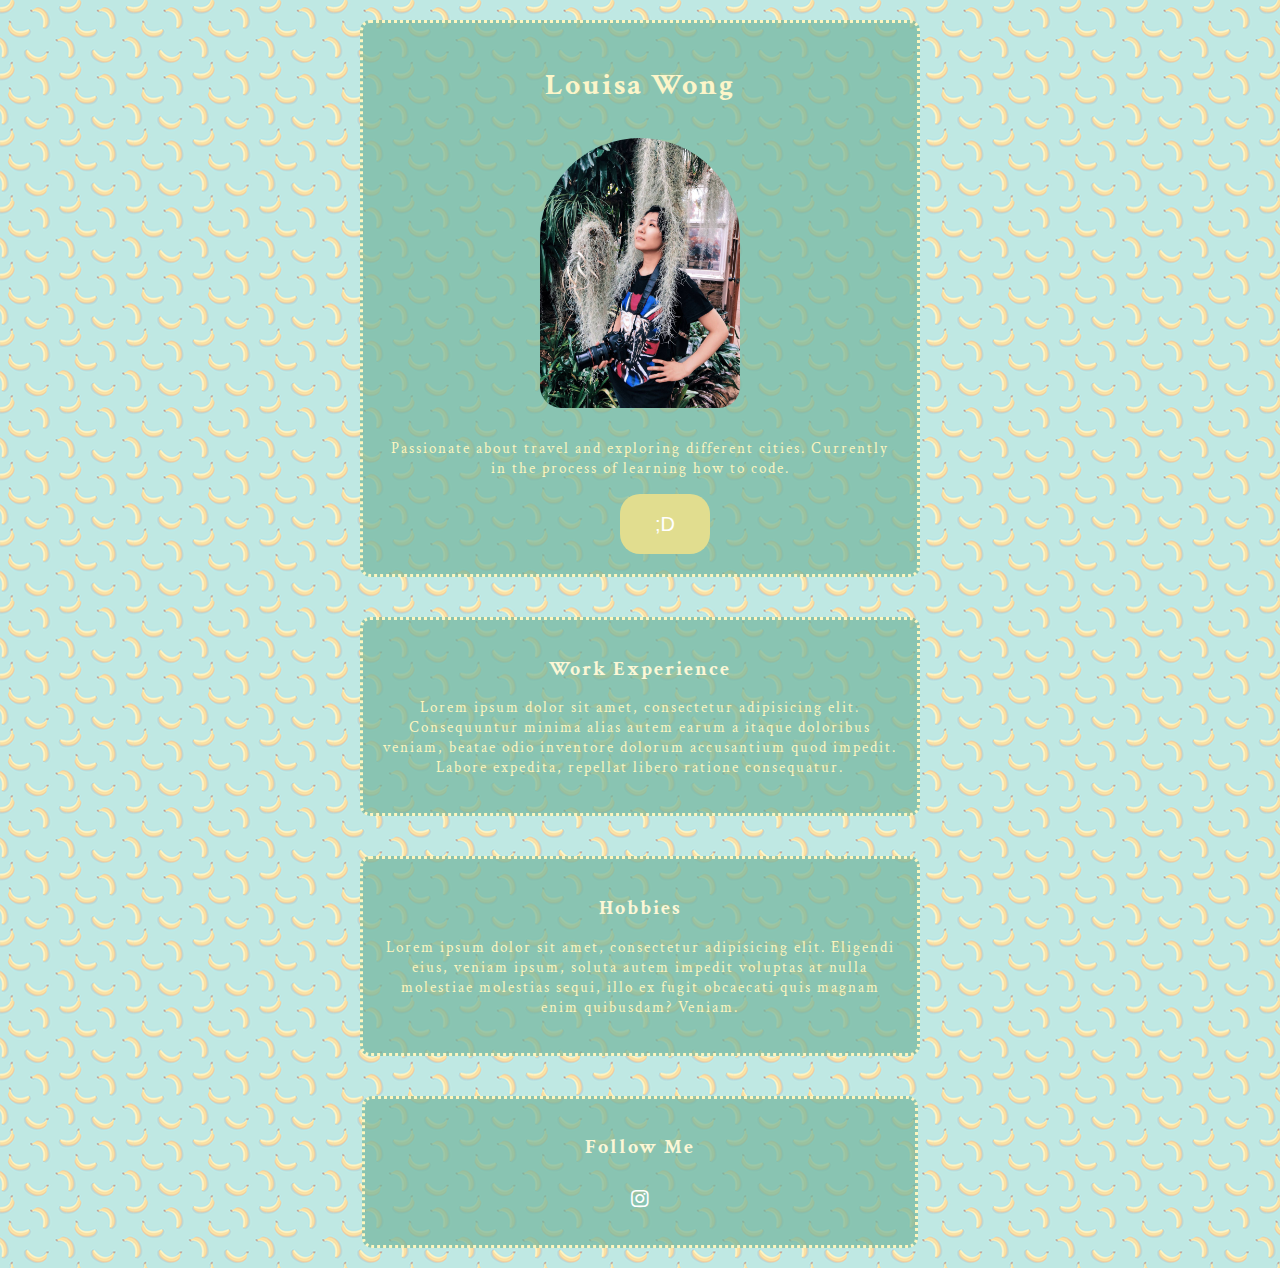
<file: index.html>
<!DOCTYPE html>
<html>
  <head>
    <link rel="stylesheet" href="style.css">
    <title>❇ Louisa Wong | Explorer, Photographer, Programmer ❇</title>
    <link href="https://fonts.googleapis.com/css?family=Crimson+Text" rel="stylesheet">
    <meta name="description" content="An urban explorer, street photographer, and programmer.">
    <link rel="stylesheet" href="https://use.fontawesome.com/releases/v5.6.3/css/all.css">
    <meta name="viewport" content="width=device-width, initial-scale=1">
    <meta charset="utf-8">
  </head>
  <body>
    <div class="container">
      <div class="profile">
        <h1>Louisa Wong</h1>
          <img src="images/louisa_avatar.jpg" id="img-profile"></a>
            <p>Passionate about travel and exploring different cities. Currently in the process of learning how to code.</p>

            <a href="about.html" target="_blank" alt="click me!"><button type="button" class="button">;D</a></button>
      </div>
      <div class="work">
        <h2>Work Experience</h2>
          <p>Lorem ipsum dolor sit amet, consectetur adipisicing elit. Consequuntur minima alias autem earum a itaque doloribus veniam, beatae odio inventore dolorum accusantium quod impedit. Labore expedita, repellat libero ratione consequatur.</p>
      </div>
      <div class="hobbies">
        <h2>Hobbies</h2>
          <p>Lorem ipsum dolor sit amet, consectetur adipisicing elit. Eligendi eius, veniam ipsum, soluta autem impedit voluptas at nulla molestiae molestias sequi, illo ex fugit obcaecati quis magnam enim quibusdam? Veniam.</p>
      </div>

      <div class="follow">
        <h2>Follow Me</h2>
          <ul class="link-list">
            <li><a href="http://instagram.com/louixa/" target="_blank" alt="instagram icon"><i class="fab fa-instagram fa-lg"></i></a></li>
          </ul>
      </div>
    </div>
  </body>
</html>
</file>
<file: style.css>
body{
  background-color: #72B59D;
  background-image: url('images/bananas.png');
  background-repeat: repeat;
  font-family: 'Crimson Text', serif;
  color: #FDF5BF;
  font-size: 15px;
  line-height: 20px;
  letter-spacing: 2px;
  text-align: center;
  margin: 0 auto;
}

h1{
  font-family: 'Crimson Text', serif;
  color: #FCF5C9;
  font-size: 30px;
  line-height: 5px;
  padding: 20px;
}

h2{
  font-family: 'Crimson Text', serif;
  color: #FCF7D6;
  font-size: 20px;
  line-height: 5px;
  padding: 10px;
}

a:link, a:visited {
  color: white;
  padding: 14px 25px;
  text-align: center;
  text-decoration: none;
  display: inline-block;
}

#img-profile{
    width: 200px;
    height: 270px;
    border-bottom-right-radius: 200px;
    border-bottom-left-radius: 200px;
    border-top-left-radius: 700px;
    border-top-right-radius: 700px;
    padding: 10px;
    margin: 0 auto;
}

.button {
  background-color: #E1DD8F;
  width: 90px;
  height: 60px;
  border: none;
  color: white;
  padding: 5px;
  border-radius: 20px;
  text-align: center;
  text-decoration: none;
  display: inline-block;
  font-size: 20px;
}
.container{
  width: 600px;
  margin: 0px auto;
}

.profile{
/*  width: 600px;*/
  background-color: rgba(114, 181, 157, 0.7);
  display: inline-block;
  font-family: 'Crimson Text', serif;
  text-align: center;
  color: #FDF5BF;
  border-radius: 10px;
  border-style: dotted;
  box-shadow: 20px;
  margin: 20px;
  padding: 20px;
}

.work{
/*  width: 600px;*/
  background-color: rgba(114, 181, 157, 0.7);
  display: inline-block;
  font-family: 'Crimson Text', serif;
  text-align: center;
  color: #FDF5BF;
  border-radius: 10px;
  border-style: dotted;
  box-shadow: 20px;
  margin: 20px;
  padding: 20px;
}

.hobbies{
/*  width: 600px;*/
  background-color: rgba(114, 181, 157, 0.7);
  display: inline-block;
  font-family: 'Crimson Text', serif;
  text-align: center;
  color: #FDF5BF;
  border-radius: 10px;
  border-style: dotted;
  box-shadow: 20px;
  margin: 20px;
  padding: 20px;
}

.follow{
  width: 510px;
  background-color: rgba(114, 181, 157, 0.7);
  display: inline-block;
  font-family: 'Crimson Text', serif;
  text-align: center;
  color: #FDF5BF;
  border-radius: 10px;
  border-style: dotted;
  box-shadow: 20px;
  margin: 20px;
  padding: 20px;
}

.link-list {
  text-align: center;
  display: inline-block;
  margin: 0 auto;
  padding: 0px;
  list-style: none;
}

.link-list li{
  text-align: center;
  display: inline-block;
  margin: 0 auto;
  padding: 0px;
  list-style: none;
  color: #FDF5BF;

}

.fab fa-instagram fa-lg{
  letter-spacing: 10px;
  color: #FDF5BF;
}

@media (max-width: 960px) {
  /* For a screen < 960px, this CSS will be read */
  .container {
    width: 700px;
  }
}
@media (max-width: 720px) {
  /* For a screen < 720px, this CSS will be read */
  .container {
    width: 500px;
  }
}
@media (max-width: 540px) {
  /* For a screen < 540px, this CSS will be read */
  .container {
    width: 300px;
  }
}
</file>
